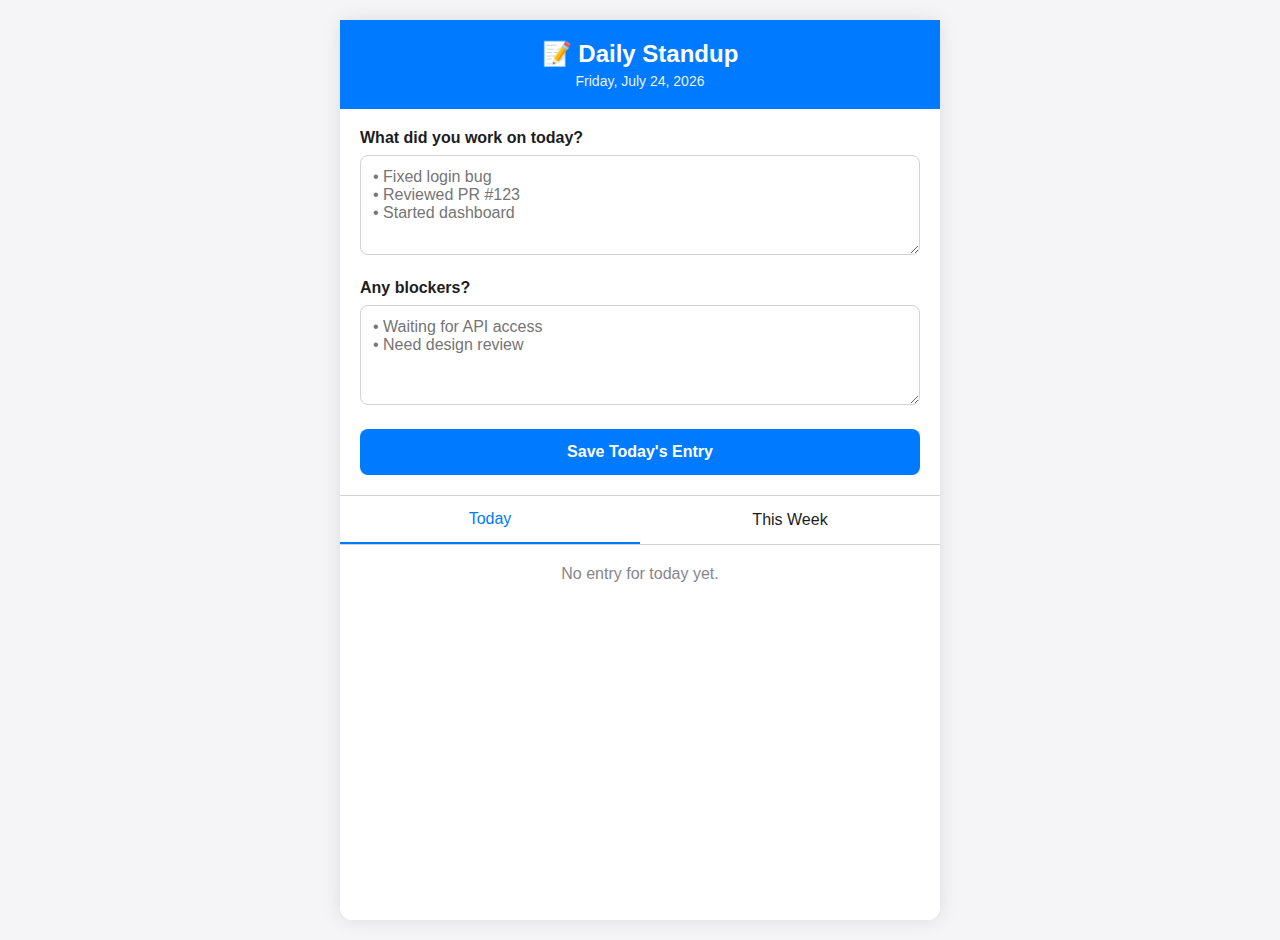
<file: index.html>
<!DOCTYPE html>
<html lang="en">
<head>
    <meta charset="UTF-8">
    <meta name="viewport" content="width=device-width, initial-scale=1.0">
    <title>Daily Standup Logger</title>
    <link rel="stylesheet" href="style.css">
</head>
<body>
    <div class="container">
        <header>
            <h1>📝 Daily Standup</h1>
            <p id="currentDate"></p>
        </header>

        <div class="input-section">
            <label>What did you work on today?</label>
            <textarea id="todayWork" placeholder="• Fixed login bug&#10;• Reviewed PR #123&#10;• Started dashboard"></textarea>

            <label>Any blockers?</label>
            <textarea id="blockers" placeholder="• Waiting for API access&#10;• Need design review"></textarea>

            <button id="saveBtn" onclick="saveEntry()">Save Today's Entry</button>
        </div>

        <div class="tabs">
            <button class="tab active" onclick="showTab('today')">Today</button>
            <button class="tab" onclick="showTab('week')">This Week</button>
        </div>

        <div id="todayView" class="view">
            <!-- Today's entry shows here -->
        </div>

        <div id="weekView" class="view hidden">
            <button onclick="generateWeeklyReport()">📋 Generate Report for Meeting</button>
            <div id="weeklyReport"></div>
        </div>
    </div>

    <script src="script.js"></script>
</body>
</html>
</file>
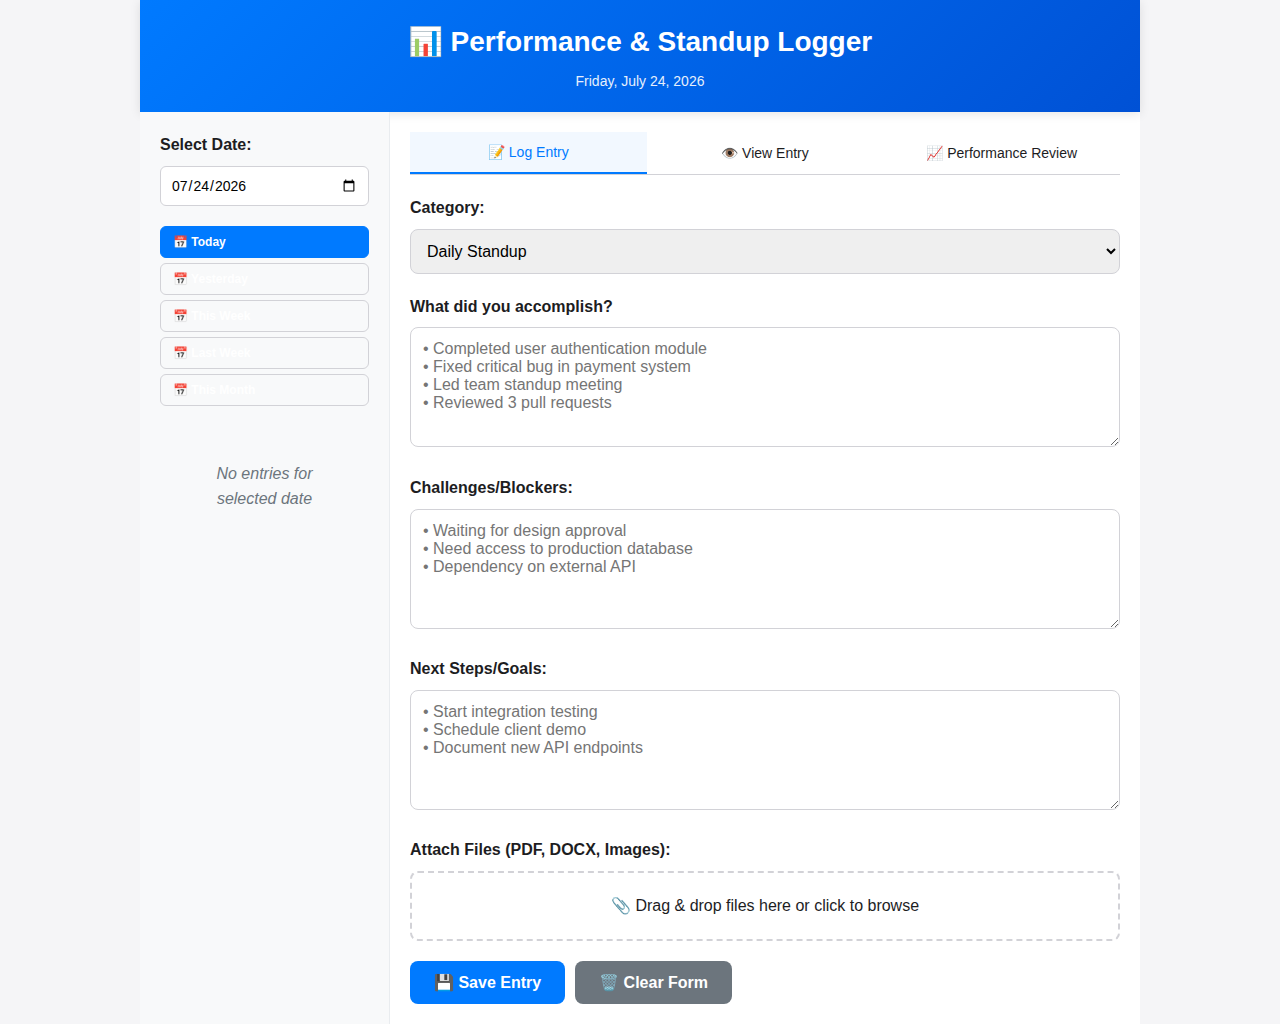
<file: enhanced.html>
<!DOCTYPE html>
<html lang="en">
<head>
    <meta charset="UTF-8">
    <meta name="viewport" content="width=device-width, initial-scale=1.0">
    <title>Performance & Standup Logger</title>
    <style>
        * {
            margin: 0;
            padding: 0;
            box-sizing: border-box;
        }

        body {
            font-family: -apple-system, BlinkMacSystemFont, 'Segoe UI', Roboto, Arial, sans-serif;
            background: #f5f5f7;
            color: #1d1d1f;
            line-height: 1.6;
        }

        .container {
            max-width: 1000px;
            margin: 0 auto;
            min-height: 100vh;
            background: white;
        }

        header {
            background: linear-gradient(135deg, #007AFF, #0051D5);
            color: white;
            padding: 20px;
            text-align: center;
            box-shadow: 0 2px 10px rgba(0,0,0,0.1);
        }

        header h1 {
            font-size: 28px;
            margin-bottom: 5px;
        }

        header p {
            opacity: 0.9;
            font-size: 14px;
        }

        .main-content {
            display: grid;
            grid-template-columns: 250px 1fr;
            min-height: calc(100vh - 100px);
        }

        .sidebar {
            background: #f8f9fa;
            border-right: 1px solid #e9ecef;
            padding: 20px;
        }

        .date-picker {
            margin-bottom: 20px;
        }

        .date-picker input {
            width: 100%;
            padding: 10px;
            border: 1px solid #d2d2d7;
            border-radius: 6px;
            font-size: 14px;
        }

        .quick-dates {
            margin: 15px 0;
        }

        .quick-date-btn {
            display: block;
            width: 100%;
            padding: 8px 12px;
            margin: 5px 0;
            background: transparent;
            border: 1px solid #d2d2d7;
            border-radius: 6px;
            cursor: pointer;
            font-size: 12px;
            text-align: left;
        }

        .quick-date-btn:hover {
            background: #e9ecef;
        }

        .quick-date-btn.active {
            background: #007AFF;
            color: white;
            border-color: #007AFF;
        }

        .entries-list {
            max-height: 400px;
            overflow-y: auto;
        }

        .entry-item {
            padding: 12px;
            border: 1px solid #e9ecef;
            border-radius: 8px;
            margin: 8px 0;
            cursor: pointer;
            font-size: 13px;
            transition: all 0.2s ease;
            background: white;
        }

        .entry-item:hover {
            background: #f8f9fa;
            border-color: #007AFF;
            transform: translateY(-1px);
            box-shadow: 0 2px 8px rgba(0, 122, 255, 0.1);
        }

        .entry-item.active {
            background: #007AFF;
            color: white;
            border-color: #007AFF;
            box-shadow: 0 4px 12px rgba(0, 122, 255, 0.3);
        }

        .entry-item-header {
            font-weight: 600;
            margin-bottom: 4px;
        }

        .entry-item-time {
            font-size: 11px;
            opacity: 0.7;
        }

        .main-panel {
            padding: 20px;
        }

        .tabs {
            display: flex;
            border-bottom: 1px solid #d2d2d7;
            margin-bottom: 20px;
        }

        .tab {
            flex: 1;
            padding: 12px 20px;
            background: transparent;
            color: #1d1d1f;
            border: none;
            border-radius: 0;
            font-weight: 500;
            cursor: pointer;
            font-size: 14px;
        }

        .tab.active {
            color: #007AFF;
            border-bottom: 2px solid #007AFF;
            background: rgba(0, 122, 255, 0.05);
        }

        .view {
            min-height: 500px;
        }

        .hidden {
            display: none;
        }

        .form-group {
            margin-bottom: 20px;
        }

        label {
            display: block;
            font-weight: 600;
            margin-bottom: 8px;
            color: #1d1d1f;
        }

        input, textarea, select {
            width: 100%;
            padding: 12px;
            border: 1px solid #d2d2d7;
            border-radius: 8px;
            font-size: 16px;
            font-family: inherit;
        }

        textarea {
            min-height: 120px;
            resize: vertical;
        }

        input:focus, textarea:focus, select:focus {
            outline: none;
            border-color: #007AFF;
            box-shadow: 0 0 0 3px rgba(0, 122, 255, 0.1);
        }

        .file-upload {
            border: 2px dashed #d2d2d7;
            border-radius: 8px;
            padding: 20px;
            text-align: center;
            cursor: pointer;
            transition: all 0.3s ease;
        }

        .file-upload:hover {
            border-color: #007AFF;
            background: rgba(0, 122, 255, 0.05);
        }

        .file-upload.dragover {
            border-color: #007AFF;
            background: rgba(0, 122, 255, 0.1);
        }

        .uploaded-files {
            margin-top: 10px;
        }

        .file-item {
            display: flex;
            align-items: center;
            justify-content: space-between;
            padding: 8px 12px;
            background: #f8f9fa;
            border-radius: 6px;
            margin: 5px 0;
        }

        .file-item .file-name {
            font-size: 14px;
            color: #495057;
        }

        .file-item .remove-file {
            background: #dc3545;
            color: white;
            border: none;
            border-radius: 4px;
            padding: 4px 8px;
            font-size: 12px;
            cursor: pointer;
        }

        button {
            background: #007AFF;
            color: white;
            border: none;
            padding: 12px 24px;
            border-radius: 8px;
            font-size: 16px;
            font-weight: 600;
            cursor: pointer;
            transition: background 0.2s;
        }

        button:hover {
            background: #0051D5;
        }

        button:active {
            background: #003d99;
        }

        .btn-secondary {
            background: #6c757d;
        }

        .btn-secondary:hover {
            background: #545b62;
        }

        .btn-success {
            background: #28a745;
        }

        .btn-success:hover {
            background: #218838;
        }

        .btn-danger {
            background: #dc3545;
        }

        .btn-danger:hover {
            background: #c82333;
        }

        .btn-warning {
            background: #ffc107;
            color: #212529;
        }

        .btn-warning:hover {
            background: #e0a800;
        }

        .button-group {
            display: flex;
            gap: 10px;
            margin-top: 20px;
        }

        .entry-display {
            background: #f8f9fa;
            padding: 20px;
            border-radius: 8px;
            margin-bottom: 20px;
        }

        .entry-meta {
            display: flex;
            justify-content: space-between;
            align-items: center;
            margin-bottom: 15px;
            padding-bottom: 10px;
            border-bottom: 1px solid #dee2e6;
        }

        .entry-date {
            font-weight: 600;
            color: #007AFF;
            font-size: 18px;
        }

        .entry-category {
            background: #007AFF;
            color: white;
            padding: 4px 8px;
            border-radius: 4px;
            font-size: 12px;
        }

        .entry-content {
            white-space: pre-wrap;
            line-height: 1.6;
            margin-bottom: 15px;
        }

        .performance-summary {
            background: linear-gradient(135deg, #f8f9fa, #e9ecef);
            padding: 20px;
            border-radius: 8px;
            margin-bottom: 20px;
        }

        .summary-stats {
            display: grid;
            grid-template-columns: repeat(auto-fit, minmax(200px, 1fr));
            gap: 15px;
            margin-bottom: 20px;
        }

        .stat-card {
            background: white;
            padding: 15px;
            border-radius: 8px;
            text-align: center;
            box-shadow: 0 2px 4px rgba(0,0,0,0.1);
        }

        .stat-number {
            font-size: 24px;
            font-weight: 700;
            color: #007AFF;
        }

        .stat-label {
            font-size: 12px;
            color: #6c757d;
            margin-top: 5px;
        }

        .export-options {
            display: flex;
            gap: 10px;
            margin-top: 15px;
        }

        .no-entries {
            text-align: center;
            color: #6c757d;
            padding: 40px;
            font-style: italic;
        }

        .notification {
            position: fixed;
            top: 20px;
            right: 20px;
            padding: 15px 20px;
            background: #28a745;
            color: white;
            border-radius: 8px;
            box-shadow: 0 4px 12px rgba(0,0,0,0.15);
            z-index: 1000;
            font-weight: 600;
            transform: translateX(400px);
            transition: transform 0.3s ease;
        }

        .notification.show {
            transform: translateX(0);
        }

        .notification.error {
            background: #dc3545;
        }

        .notification.info {
            background: #007AFF;
        }

        /* Modal Styles */
        .modal {
            display: none;
            position: fixed;
            z-index: 1000;
            left: 0;
            top: 0;
            width: 100%;
            height: 100%;
            background-color: rgba(0,0,0,0.5);
            backdrop-filter: blur(4px);
        }

        .modal-content {
            background-color: white;
            margin: 10% auto;
            padding: 30px;
            border-radius: 12px;
            width: 400px;
            max-width: 90%;
            box-shadow: 0 10px 30px rgba(0,0,0,0.3);
            animation: modalSlideIn 0.3s ease-out;
        }

        @keyframes modalSlideIn {
            from {
                opacity: 0;
                transform: translateY(-50px);
            }
            to {
                opacity: 1;
                transform: translateY(0);
            }
        }

        .modal-header {
            display: flex;
            justify-content: space-between;
            align-items: center;
            margin-bottom: 20px;
            padding-bottom: 15px;
            border-bottom: 2px solid #e9ecef;
        }

        .modal-header h3 {
            color: #007AFF;
            font-size: 20px;
        }

        .close {
            color: #aaa;
            font-size: 28px;
            font-weight: bold;
            cursor: pointer;
            transition: color 0.2s;
        }

        .close:hover {
            color: #007AFF;
        }

        @media (max-width: 768px) {
            .main-content {
                grid-template-columns: 1fr;
            }
            
            .sidebar {
                border-right: none;
                border-bottom: 1px solid #e9ecef;
            }
            
            .summary-stats {
                grid-template-columns: 1fr 1fr;
            }

            .modal-content {
                margin: 20% auto;
                width: 95%;
            }
        }
    </style>
</head>
<body>
    <div class="container">
        <header>
            <h1>📊 Performance & Standup Logger</h1>
            <p id="currentDate"></p>
        </header>

        <div class="main-content">
            <div class="sidebar">
                <div class="date-picker">
                    <label for="entryDate">Select Date:</label>
                    <input type="date" id="entryDate">
                </div>
                
                <div class="quick-dates">
                    <button class="quick-date-btn active" onclick="setQuickDate('today')">📅 Today</button>
                    <button class="quick-date-btn" onclick="setQuickDate('yesterday')">📅 Yesterday</button>
                    <button class="quick-date-btn" onclick="setQuickDate('thisWeek')">📅 This Week</button>
                    <button class="quick-date-btn" onclick="setQuickDate('lastWeek')">📅 Last Week</button>
                    <button class="quick-date-btn" onclick="setQuickDate('thisMonth')">📅 This Month</button>
                </div>

                <div class="entries-list" id="entriesList">
                    <!-- Entries will be populated here -->
                </div>
            </div>

            <div class="main-panel">
                <div class="tabs">
                    <button class="tab active" onclick="showTab('entry')">📝 Log Entry</button>
                    <button class="tab" onclick="showTab('view')">👁️ View Entry</button>
                    <button class="tab" onclick="showTab('performance')">📈 Performance Review</button>
                </div>

                <div id="entryView" class="view">
                    <form id="entryForm">
                        <div class="form-group">
                            <label for="category">Category:</label>
                            <select id="category" required>
                                <option value="standup">Daily Standup</option>
                                <option value="achievement">Achievement</option>
                                <option value="project">Project Work</option>
                                <option value="meeting">Meeting Notes</option>
                                <option value="learning">Learning & Development</option>
                                <option value="other">Other</option>
                            </select>
                        </div>

                        <div class="form-group">
                            <label for="todayWork">What did you accomplish?</label>
                            <textarea id="todayWork" placeholder="• Completed user authentication module&#10;• Fixed critical bug in payment system&#10;• Led team standup meeting&#10;• Reviewed 3 pull requests" required></textarea>
                        </div>

                        <div class="form-group">
                            <label for="blockers">Challenges/Blockers:</label>
                            <textarea id="blockers" placeholder="• Waiting for design approval&#10;• Need access to production database&#10;• Dependency on external API"></textarea>
                        </div>

                        <div class="form-group">
                            <label for="nextSteps">Next Steps/Goals:</label>
                            <textarea id="nextSteps" placeholder="• Start integration testing&#10;• Schedule client demo&#10;• Document new API endpoints"></textarea>
                        </div>

                        <div class="form-group">
                            <label>Attach Files (PDF, DOCX, Images):</label>
                            <div class="file-upload" id="fileUpload">
                                <p>📎 Drag & drop files here or click to browse</p>
                                <input type="file" id="fileInput" multiple accept=".pdf,.docx,.doc,.png,.jpg,.jpeg,.gif" style="display: none;">
                            </div>
                            <div class="uploaded-files" id="uploadedFiles"></div>
                        </div>

                        <div class="button-group">
                            <button type="submit" id="saveBtn">💾 Save Entry</button>
                            <button type="button" class="btn-secondary" onclick="clearForm()">🗑️ Clear Form</button>
                        </div>
                    </form>
                </div>

                <div id="viewEntryView" class="view hidden">
                    <div id="entryDisplay" class="no-entries">
                        <div style="text-align: center; padding: 40px;">
                            <div style="font-size: 48px; margin-bottom: 15px;">📝</div>
                            <h3 style="margin-bottom: 10px; color: #6c757d;">No Entry Selected</h3>
                            <p style="color: #6c757d;">Select a date from the sidebar or create a new entry to get started</p>
                        </div>
                    </div>
                    <div class="button-group" id="viewActions" style="display: none;">
                        <button onclick="editCurrentEntry()" class="btn-secondary">✏️ Edit This Entry</button>
                        <button onclick="openDateEditor()" class="btn-warning">📅 Change Date</button>
                        <button onclick="deleteCurrentEntry()" class="btn-danger">🗑️ Delete Entry</button>
                        <button onclick="createNewEntry()" style="background: #28a745;">➕ Create New Entry</button>
                    </div>
                </div>

                <div id="performanceView" class="view hidden">
                    <div class="performance-summary">
                        <h3>📊 Performance Summary</h3>
                        <div class="summary-stats" id="summaryStats">
                            <!-- Stats will be populated here -->
                        </div>
                        
                        <div class="form-group">
                            <label for="reportPeriod">Report Period:</label>
                            <select id="reportPeriod" onchange="updatePerformanceSummary()">
                                <option value="all">All Entries</option>
                                <option value="thisWeek">This Week</option>
                                <option value="thisMonth">This Month</option>
                                <option value="thisQuarter">This Quarter</option>
                                <option value="thisYear">This Year</option>
                                <option value="custom">Custom Range</option>
                            </select>
                        </div>

                        <div class="export-options">
                            <button onclick="exportReport('text')" class="btn-success">📄 Export as Text</button>
                            <button onclick="exportReport('json')" class="btn-secondary">💾 Export as JSON</button>
                            <button onclick="copyToClipboard()" class="btn-secondary">📋 Copy to Clipboard</button>
                            <button onclick="importData()" style="background: #fd7e14;">📥 Import Data</button>
                            <button onclick="fixJuly10Entries()" style="background: #dc3545;">🔧 Fix July 10 Entries</button>
                            <input type="file" id="importFile" accept=".json" style="display: none;" onchange="handleImport(event)">
                        </div>
                        
                        <div id="backupStatus" style="margin-top: 15px; padding: 10px; background: #f8f9fa; border-radius: 6px; font-size: 12px; color: #6c757d;">
                            <!-- Backup status will be shown here -->
                        </div>
                    </div>

                    <div id="performanceEntries">
                        <!-- Performance entries will be displayed here -->
                    </div>
                </div>
            </div>
        </div>
    </div>

    <!-- Date Editor Modal -->
    <div id="dateEditorModal" class="modal">
        <div class="modal-content">
            <div class="modal-header">
                <h3>📅 Change Entry Date</h3>
                <span class="close" onclick="closeDateEditor()">&times;</span>
            </div>
            <div class="form-group">
                <label for="currentEntryDate">Current Date:</label>
                <input type="text" id="currentEntryDate" readonly style="background: #f8f9fa; color: #6c757d;">
            </div>
            <div class="form-group">
                <label for="newEntryDate">New Date:</label>
                <input type="date" id="newEntryDate" required>
            </div>
            <div style="background: #fff3cd; border: 1px solid #ffeaa7; border-radius: 6px; padding: 12px; margin: 15px 0; font-size: 14px;">
                <strong>⚠️ Note:</strong> This will move the entry to the selected date. If an entry already exists for that date, they will be merged.
            </div>
            <div class="button-group">
                <button onclick="changeEntryDate()" class="btn-success">✅ Change Date</button>
                <button onclick="closeDateEditor()" class="btn-secondary">❌ Cancel</button>
            </div>
        </div>
    </div>

    <script>
        // Initialize app
        let currentEditingEntry = null;
        let uploadedFiles = [];
        let selectedEntryId = null;

        // Notification system
        function showNotification(message, type = 'success') {
            const notification = document.createElement('div');
            notification.className = `notification ${type}`;
            notification.textContent = message;
            document.body.appendChild(notification);
            
            setTimeout(() => notification.classList.add('show'), 100);
            setTimeout(() => {
                notification.classList.remove('show');
                setTimeout(() => document.body.removeChild(notification), 300);
            }, 3000);
        }

        // Set current date
        document.getElementById('currentDate').textContent = new Date().toLocaleDateString('en-US', { 
            weekday: 'long', 
            year: 'numeric', 
            month: 'long', 
            day: 'numeric' 
        });

        // Set today's date as default
        document.getElementById('entryDate').valueAsDate = new Date();

        // File upload handling
        const fileUpload = document.getElementById('fileUpload');
        const fileInput = document.getElementById('fileInput');

        fileUpload.addEventListener('click', () => fileInput.click());
        fileUpload.addEventListener('dragover', (e) => {
            e.preventDefault();
            fileUpload.classList.add('dragover');
        });

        fileUpload.addEventListener('dragleave', () => {
            fileUpload.classList.remove('dragover');
        });

        fileUpload.addEventListener('drop', (e) => {
            e.preventDefault();
            fileUpload.classList.remove('dragover');
            handleFiles(e.dataTransfer.files);
        });

        fileInput.addEventListener('change', (e) => {
            handleFiles(e.target.files);
        });

        function handleFiles(files) {
            Array.from(files).forEach(file => {
                if (file.size > 10 * 1024 * 1024) { // 10MB limit
                    alert(`File ${file.name} is too large. Maximum size is 10MB.`);
                    return;
                }

                const reader = new FileReader();
                reader.onload = (e) => {
                    const fileData = {
                        name: file.name,
                        type: file.type,
                        size: file.size,
                        data: e.target.result,
                        uploadDate: new Date().toISOString()
                    };
                    uploadedFiles.push(fileData);
                    displayUploadedFiles();
                };
                reader.readAsDataURL(file);
            });
        }

        function displayUploadedFiles() {
            const container = document.getElementById('uploadedFiles');
            container.innerHTML = uploadedFiles.map((file, index) => `
                <div class="file-item">
                    <span class="file-name">📎 ${file.name} (${(file.size / 1024).toFixed(1)} KB)</span>
                    <button type="button" class="remove-file" onclick="removeFile(${index})">Remove</button>
                </div>
            `).join('');
        }

        function removeFile(index) {
            uploadedFiles.splice(index, 1);
            displayUploadedFiles();
        }

        // Form handling
        document.getElementById('entryForm').addEventListener('submit', (e) => {
            e.preventDefault();
            saveEntry();
        });

        function saveEntry() {
            const entryDate = document.getElementById('entryDate').value;
            const category = document.getElementById('category').value;
            const todayWork = document.getElementById('todayWork').value;
            const blockers = document.getElementById('blockers').value;
            const nextSteps = document.getElementById('nextSteps').value;

            if (!todayWork.trim()) {
                alert('Please enter what you accomplished!');
                return;
            }

            const entry = {
                id: currentEditingEntry || Date.now().toString(),
                date: entryDate,
                category: category,
                work: todayWork,
                blockers: blockers,
                nextSteps: nextSteps,
                files: [...uploadedFiles],
                createdAt: currentEditingEntry ? getEntryById(currentEditingEntry).createdAt : new Date().toISOString(),
                updatedAt: new Date().toISOString()
            };

            // Save to storage
            const allEntries = getAllEntries();
            const existingIndex = allEntries.findIndex(e => e.id === entry.id);
            
            if (existingIndex !== -1) {
                allEntries[existingIndex] = entry;
            } else {
                allEntries.push(entry);
            }

            saveAllEntries(allEntries);

            // Show success notification
            showNotification(currentEditingEntry ? 'Entry updated successfully!' : 'Entry saved successfully!');

            // Clear form and reset
            clearForm();
            currentEditingEntry = null;
            
            // Update sidebar to show the new entry
            updateEntriesList();
            
            // Automatically switch to view tab and show the entry
            showTab('view');
        }

        function clearForm() {
            document.getElementById('entryForm').reset();
            document.getElementById('entryDate').valueAsDate = new Date();
            uploadedFiles = [];
            displayUploadedFiles();
            document.getElementById('saveBtn').textContent = '💾 Save Entry';
        }

        // Storage functions
        function getAllEntries() {
            const stored = JSON.parse(localStorage.getItem('performanceEntries') || '[]');
            return stored.sort((a, b) => new Date(b.date) - new Date(a.date));
        }

        function saveAllEntries(entries) {
            localStorage.setItem('performanceEntries', JSON.stringify(entries));
        }

        function getEntryById(id) {
            return getAllEntries().find(e => e.id === id);
        }

        function getEntriesByDateRange(startDate, endDate) {
            const entries = getAllEntries();
            return entries.filter(entry => {
                const entryDate = new Date(entry.date);
                return entryDate >= startDate && entryDate <= endDate;
            });
        }

        // Tab switching
        function showTab(tab) {
            // Update active tab
            document.querySelectorAll('.tab').forEach(t => t.classList.remove('active'));
            
            if (tab === 'entry') {
                document.querySelector('.tab[onclick="showTab(\'entry\')"]').classList.add('active');
                document.getElementById('entryView').classList.remove('hidden');
                document.getElementById('viewEntryView').classList.add('hidden');
                document.getElementById('performanceView').classList.add('hidden');
            } else if (tab === 'view') {
                document.querySelector('.tab[onclick="showTab(\'view\')"]').classList.add('active');
                document.getElementById('entryView').classList.add('hidden');
                document.getElementById('viewEntryView').classList.remove('hidden');
                document.getElementById('performanceView').classList.add('hidden');
                updateEntriesList();
            } else if (tab === 'performance') {
                document.querySelector('.tab[onclick="showTab(\'performance\')"]').classList.add('active');
                document.getElementById('entryView').classList.add('hidden');
                document.getElementById('viewEntryView').classList.add('hidden');
                document.getElementById('performanceView').classList.remove('hidden');
                updatePerformanceSummary();
            }
        }

        // Quick date functions
        function setQuickDate(period) {
            // Update active button
            document.querySelectorAll('.quick-date-btn').forEach(btn => btn.classList.remove('active'));
            event.target.classList.add('active');

            const today = new Date();
            let startDate, endDate;

            switch(period) {
                case 'today':
                    document.getElementById('entryDate').valueAsDate = today;
                    updateEntriesList();
                    return;
                case 'yesterday':
                    const yesterday = new Date(today);
                    yesterday.setDate(yesterday.getDate() - 1);
                    document.getElementById('entryDate').valueAsDate = yesterday;
                    updateEntriesList();
                    return;
                case 'thisWeek':
                    startDate = new Date(today);
                    startDate.setDate(today.getDate() - today.getDay());
                    endDate = new Date(startDate);
                    endDate.setDate(startDate.getDate() + 6);
                    break;
                case 'lastWeek':
                    startDate = new Date(today);
                    startDate.setDate(today.getDate() - today.getDay() - 7);
                    endDate = new Date(startDate);
                    endDate.setDate(startDate.getDate() + 6);
                    break;
                case 'thisMonth':
                    startDate = new Date(today.getFullYear(), today.getMonth(), 1);
                    endDate = new Date(today.getFullYear(), today.getMonth() + 1, 0);
                    break;
            }

            displayEntriesForRange(startDate, endDate);
        }

        // Entries list management
        function updateEntriesList() {
            const selectedDate = document.getElementById('entryDate').value;
            const entries = getAllEntries();
            const dateEntries = entries.filter(entry => entry.date === selectedDate);
            
            const container = document.getElementById('entriesList');
            
            if (dateEntries.length === 0) {
                container.innerHTML = '<div class="no-entries">No entries for selected date</div>';
                document.getElementById('entryDisplay').innerHTML = `
                    <div style="text-align: center; padding: 40px;">
                        <div style="font-size: 48px; margin-bottom: 15px;">📝</div>
                        <h3 style="margin-bottom: 10px; color: #6c757d;">No Entry Found</h3>
                        <p style="color: #6c757d;">No entry found for this date</p>
                    </div>
                `;
                document.getElementById('viewActions').style.display = 'none';
                return;
            }

            container.innerHTML = dateEntries.map(entry => `
                <div class="entry-item" onclick="selectEntry('${entry.id}')">
                    <div class="entry-item-header">${getCategoryIcon(entry.category)} ${entry.category}</div>
                    <div class="entry-item-time">${new Date(entry.updatedAt).toLocaleTimeString([], {hour: '2-digit', minute:'2-digit'})}</div>
                    <div style="font-size: 11px; margin-top: 4px; opacity: 0.8;">
                        ${entry.work.substring(0, 50)}${entry.work.length > 50 ? '...' : ''}
                    </div>
                </div>
            `).join('');

            // Auto-select first entry
            if (dateEntries.length > 0) {
                selectEntry(dateEntries[0].id);
            }
        }

        function displayEntriesForRange(startDate, endDate) {
            const entries = getEntriesByDateRange(startDate, endDate);
            const container = document.getElementById('entriesList');
            
            if (entries.length === 0) {
                container.innerHTML = '<div class="no-entries">No entries for this period</div>';
                return;
            }

            const groupedEntries = groupEntriesByDate(entries);
            container.innerHTML = Object.keys(groupedEntries).map(date => `
                <div style="font-weight: 600; margin: 15px 0 8px 0; color: #007AFF; border-bottom: 1px solid #e9ecef; padding-bottom: 5px;">
                    📅 ${new Date(date).toLocaleDateString('en-US', { weekday: 'short', month: 'short', day: 'numeric' })}
                </div>
                ${groupedEntries[date].map(entry => `
                    <div class="entry-item" onclick="selectEntry('${entry.id}')">
                        <div class="entry-item-header">${getCategoryIcon(entry.category)} ${entry.category}</div>
                        <div class="entry-item-time">${new Date(entry.updatedAt).toLocaleTimeString([], {hour: '2-digit', minute:'2-digit'})}</div>
                        <div style="font-size: 11px; margin-top: 4px; opacity: 0.8;">
                            ${entry.work.substring(0, 50)}${entry.work.length > 50 ? '...' : ''}
                        </div>
                    </div>
                `).join('')}
            `).join('');
        }

        function groupEntriesByDate(entries) {
            return entries.reduce((groups, entry) => {
                const date = entry.date;
                if (!groups[date]) {
                    groups[date] = [];
                }
                groups[date].push(entry);
                return groups;
            }, {});
        }

        function selectEntry(entryId) {
            selectedEntryId = entryId;
            
            // Update active entry in list
            document.querySelectorAll('.entry-item').forEach(item => item.classList.remove('active'));
            const targetItem = document.querySelector(`[onclick="selectEntry('${entryId}')"]`);
            if (targetItem) {
                targetItem.classList.add('active');
            }

            const entry = getEntryById(entryId);
            if (entry) {
                displayEntry(entry);
                document.getElementById('viewActions').style.display = 'flex';
            }
        }

        function displayEntry(entry) {
            const filesHtml = entry.files && entry.files.length > 0 ? `
                <div style="margin-top: 15px;">
                    <strong>📎 Attached Files:</strong><br>
                    ${entry.files.map(file => `
                        <div style="margin: 5px 0; padding: 8px; background: white; border-radius: 4px; border: 1px solid #dee2e6;">
                            <a href="${file.data}" download="${file.name}" style="color: #007AFF; text-decoration: none;">
                                📄 ${file.name} (${(file.size / 1024).toFixed(1)} KB)
                            </a>
                        </div>
                    `).join('')}
                </div>
            ` : '';

            document.getElementById('entryDisplay').innerHTML = `
                <div class="entry-display">
                    <div class="entry-meta">
                        <div class="entry-date">${new Date(entry.date).toLocaleDateString('en-US', { 
                            weekday: 'long', 
                            year: 'numeric', 
                            month: 'long', 
                            day: 'numeric' 
                        })}</div>
                        <div class="entry-category">${getCategoryIcon(entry.category)} ${entry.category}</div>
                    </div>
                    
                    <div class="entry-content">
                        <strong>🎯 Accomplishments:</strong><br>
                        ${entry.work}
                        
                        ${entry.blockers ? `<br><br><strong>🚫 Challenges/Blockers:</strong><br>${entry.blockers}` : ''}
                        
                        ${entry.nextSteps ? `<br><br><strong>📋 Next Steps:</strong><br>${entry.nextSteps}` : ''}
                        
                        ${filesHtml}
                    </div>
                    
                    <div style="font-size: 12px; color: #6c757d; margin-top: 15px; padding-top: 10px; border-top: 1px solid #dee2e6;">
                        Created: ${new Date(entry.createdAt).toLocaleString()}<br>
                        Last updated: ${new Date(entry.updatedAt).toLocaleString()}
                    </div>
                </div>
            `;
        }

        function getCategoryIcon(category) {
            const icons = {
                'standup': '📝',
                'achievement': '🏆',
                'project': '💼',
                'meeting': '🤝',
                'learning': '📚',
                'other': '📌'
            };
            return icons[category] || '📌';
        }

        // Edit and delete functions
        function createNewEntry() {
            showTab('entry');
            clearForm();
        }

        function editCurrentEntry() {
            if (!selectedEntryId) {
                showNotification('Please select an entry to edit', 'error');
                return;
            }

            const entry = getEntryById(selectedEntryId);
            if (!entry) {
                showNotification('Entry not found', 'error');
                return;
            }

            // Populate form with entry data
            document.getElementById('entryDate').value = entry.date;
            document.getElementById('category').value = entry.category;
            document.getElementById('todayWork').value = entry.work;
            document.getElementById('blockers').value = entry.blockers || '';
            document.getElementById('nextSteps').value = entry.nextSteps || '';
            
            // Set uploaded files
            uploadedFiles = [...(entry.files || [])];
            displayUploadedFiles();
            
            // Set editing mode
            currentEditingEntry = selectedEntryId;
            document.getElementById('saveBtn').textContent = '💾 Update Entry';
            
            // Switch to entry tab
            showTab('entry');
        }

        function deleteCurrentEntry() {
            if (!selectedEntryId) {
                showNotification('Please select an entry to delete', 'error');
                return;
            }
            
            if (confirm('Are you sure you want to delete this entry? This action cannot be undone.')) {
                const allEntries = getAllEntries();
                const updatedEntries = allEntries.filter(e => e.id !== selectedEntryId);
                saveAllEntries(updatedEntries);
                
                showNotification('Entry deleted successfully', 'info');
                selectedEntryId = null;
                updateEntriesList();
            }
        }

        // Date Editor Functions
        function openDateEditor() {
            if (!selectedEntryId) {
                showNotification('Please select an entry to change date', 'error');
                return;
            }

            const entry = getEntryById(selectedEntryId);
            if (!entry) {
                showNotification('Entry not found', 'error');
                return;
            }

            // Populate modal
            document.getElementById('currentEntryDate').value = new Date(entry.date).toLocaleDateString('en-US', { 
                weekday: 'long', 
                year: 'numeric', 
                month: 'long', 
                day: 'numeric' 
            });
            document.getElementById('newEntryDate').value = entry.date;
            
            // Show modal
            document.getElementById('dateEditorModal').style.display = 'block';
        }

        function closeDateEditor() {
            document.getElementById('dateEditorModal').style.display = 'none';
        }

        function changeEntryDate() {
            const newDate = document.getElementById('newEntryDate').value;
            
            if (!newDate) {
                alert('Please select a new date');
                return;
            }

            if (!selectedEntryId) {
                showNotification('No entry selected', 'error');
                return;
            }

            const allEntries = getAllEntries();
            const entryIndex = allEntries.findIndex(e => e.id === selectedEntryId);
            
            if (entryIndex === -1) {
                showNotification('Entry not found', 'error');
                return;
            }

            const oldDate = allEntries[entryIndex].date;

            // Update the entry's date
            allEntries[entryIndex].date = newDate;
            allEntries[entryIndex].updatedAt = new Date().toISOString();
            
            saveAllEntries(allEntries);
            
            showNotification(`Entry moved from ${oldDate} to ${newDate}!`);
            closeDateEditor();
            
            // Clear current selection
            selectedEntryId = null;
            
            // Update the date picker to show the new date and refresh the view
            document.getElementById('entryDate').value = newDate;
            updateEntriesList();
            
            // Auto-select the moved entry if it exists on the new date
            setTimeout(() => {
                const movedEntry = getEntryById(allEntries[entryIndex].id);
                if (movedEntry) {
                    selectEntry(movedEntry.id);
                }
            }, 100);
        }

        // Performance review functions
        function updatePerformanceSummary() {
            const period = document.getElementById('reportPeriod').value;
            const allEntries = getAllEntries();
            
            // Filter entries based on period
            let filteredEntries = allEntries;
            const today = new Date();
            
            switch(period) {
                case 'thisWeek':
                    const startOfWeek = new Date(today);
                    startOfWeek.setDate(today.getDate() - today.getDay());
                    filteredEntries = allEntries.filter(e => new Date(e.date) >= startOfWeek);
                    break;
                case 'thisMonth':
                    const startOfMonth = new Date(today.getFullYear(), today.getMonth(), 1);
                    filteredEntries = allEntries.filter(e => new Date(e.date) >= startOfMonth);
                    break;
                case 'thisQuarter':
                    const quarter = Math.floor(today.getMonth() / 3);
                    const startOfQuarter = new Date(today.getFullYear(), quarter * 3, 1);
                    filteredEntries = allEntries.filter(e => new Date(e.date) >= startOfQuarter);
                    break;
                case 'thisYear':
                    const startOfYear = new Date(today.getFullYear(), 0, 1);
                    filteredEntries = allEntries.filter(e => new Date(e.date) >= startOfYear);
                    break;
            }
            
            // Update stats
            document.getElementById('summaryStats').innerHTML = `
                <div class="stat-card">
                    <div class="stat-number">${filteredEntries.length}</div>
                    <div class="stat-label">Total Entries</div>
                </div>
                <div class="stat-card">
                    <div class="stat-number">${filteredEntries.filter(e => e.category === 'achievement').length}</div>
                    <div class="stat-label">Achievements</div>
                </div>
                <div class="stat-card">
                    <div class="stat-number">${filteredEntries.filter(e => e.category === 'project').length}</div>
                    <div class="stat-label">Projects</div>
                </div>
                <div class="stat-card">
                    <div class="stat-number">${filteredEntries.reduce((sum, e) => sum + (e.files ? e.files.length : 0), 0)}</div>
                    <div class="stat-label">Files Attached</div>
                </div>
            `;
            
            // Display recent entries
            displayPerformanceEntries(filteredEntries);
        }
        
        function displayPerformanceEntries(entries) {
            const container = document.getElementById('performanceEntries');
            
            if (entries.length === 0) {
                container.innerHTML = '<div class="no-entries">No entries found for the selected period</div>';
                return;
            }
            
            const entriesHtml = entries.slice(0, 10).map(entry => `
                <div class="entry-display">
                    <div class="entry-meta">
                        <div class="entry-date">${new Date(entry.date).toLocaleDateString('en-US', { 
                            weekday: 'short', 
                            month: 'short', 
                            day: 'numeric' 
                        })}</div>
                        <div class="entry-category">${getCategoryIcon(entry.category)} ${entry.category}</div>
                    </div>
                    <div class="entry-content">
                        <strong>🎯 Accomplishments:</strong><br>
                        ${entry.work.length > 200 ? entry.work.substring(0, 200) + '...' : entry.work}
                        ${entry.blockers ? `<br><br><strong>🚫 Blockers:</strong><br>${entry.blockers.length > 100 ? entry.blockers.substring(0, 100) + '...' : entry.blockers}` : ''}
                    </div>
                </div>
            `).join('');
            
            container.innerHTML = `
                <h4 style="margin-bottom: 15px;">Recent Entries (${entries.length} total)</h4>
                ${entriesHtml}
                ${entries.length > 10 ? `<p style="text-align: center; color: #6c757d; margin-top: 15px;">Showing 10 of ${entries.length} entries</p>` : ''}
            `;
        }

        // Export/Import functions
        function exportReport(format) {
            const entries = getAllEntries();
            if (entries.length === 0) {
                alert('No entries to export!');
                return;
            }
            
            if (format === 'json') {
                const dataStr = JSON.stringify(entries, null, 2);
                downloadFile(dataStr, 'standup-entries.json', 'application/json');
            } else {
                const reportText = generateTextReport(entries);
                downloadFile(reportText, 'standup-report.txt', 'text/plain');
            }
        }

        function generateTextReport(entries) {
            let report = `STANDUP REPORT\nGenerated: ${new Date().toLocaleString()}\n\n`;
            
            entries.forEach(entry => {
                report += `${new Date(entry.date).toLocaleDateString()} - ${entry.category}\n`;
                report += `${entry.work}\n`;
                if (entry.blockers) {
                    report += `Blockers: ${entry.blockers}\n`;
                }
                report += `\n`;
            });
            
            return report;
        }

        function copyToClipboard() {
            const entries = getAllEntries();
            if (entries.length === 0) {
                alert('No entries to copy!');
                return;
            }
            
            const reportText = generateTextReport(entries);
            navigator.clipboard.writeText(reportText).then(() => {
                alert('Report copied to clipboard!');
            });
        }

        function importData() {
            document.getElementById('importFile').click();
        }

        function handleImport(event) {
            const file = event.target.files[0];
            if (!file) return;

            const reader = new FileReader();
            reader.onload = function(e) {
                try {
                    const importedData = JSON.parse(e.target.result);
                    
                    if (!Array.isArray(importedData)) {
                        showNotification('Invalid file format', 'error');
                        return;
                    }

                    const validEntries = importedData.filter(entry => 
                        entry.id && entry.date && entry.work
                    );

                    if (validEntries.length === 0) {
                        showNotification('No valid entries found in file', 'error');
                        return;
                    }

                    const existingEntries = getAllEntries();
                    const allEntries = [...existingEntries, ...validEntries];

                    // Remove duplicates based on ID
                    const uniqueEntries = allEntries.filter((entry, index, self) => 
                        index === self.findIndex(e => e.id === entry.id)
                    );

                    saveAllEntries(uniqueEntries);
                    updateEntriesList();
                    updatePerformanceSummary();

                    showNotification(`Successfully imported ${validEntries.length} entries!`);

                } catch (error) {
                    showNotification('Error reading file. Please check the format.', 'error');
                }
            };
            reader.readAsText(file);
            
            event.target.value = '';
        }

        // Quick fix function for July 10 entries
        function fixJuly10Entries() {
            const allEntries = getAllEntries();
            const july10Entries = allEntries.filter(e => e.date === '2025-07-10');
            
            if (july10Entries.length === 0) {
                showNotification('No July 10 entries found to fix', 'info');
                return;
            }
            
            if (confirm(`Found ${july10Entries.length} entries on July 10, 2025. Move them to July 11, 2025 (today)?`)) {
                const updatedEntries = allEntries.map(entry => {
                    if (entry.date === '2025-07-10') {
                        return {
                            ...entry,
                            date: '2025-07-11',
                            updatedAt: new Date().toISOString()
                        };
                    }
                    return entry;
                });
                
                saveAllEntries(updatedEntries);
                showNotification(`Successfully moved ${july10Entries.length} entries to July 11!`);
                
                // Refresh the current view
                updatePerformanceSummary();
                if (document.getElementById('viewEntryView').classList.contains('hidden') === false) {
                    updateEntriesList();
                }
            }
        }

        function downloadFile(content, filename, contentType) {
            const blob = new Blob([content], { type: contentType });
            const url = URL.createObjectURL(blob);
            const link = document.createElement('a');
            link.href = url;
            link.download = filename;
            document.body.appendChild(link);
            link.click();
            document.body.removeChild(link);
            URL.revokeObjectURL(url);
        }

        // Close modal when clicking outside
        window.onclick = function(event) {
            const modal = document.getElementById('dateEditorModal');
            if (event.target === modal) {
                closeDateEditor();
            }
        }

        // Initialize
        document.getElementById('entryDate').addEventListener('change', updateEntriesList);
        updateEntriesList();
        updatePerformanceSummary();
    </script>
</body>
</html>
</file>
<file: style.css>
* {
    margin: 0;
    padding: 0;
    box-sizing: border-box;
}

body {
    font-family: -apple-system, BlinkMacSystemFont, 'Segoe UI', Roboto, Arial, sans-serif;
    background: #f5f5f7;
    color: #1d1d1f;
}

.container {
    max-width: 600px;
    margin: 0 auto;
    min-height: 100vh;
    background: white;
}

header {
    background: #007AFF;
    color: white;
    padding: 20px;
    text-align: center;
}

header h1 {
    font-size: 24px;
    margin-bottom: 5px;
}

header p {
    opacity: 0.9;
    font-size: 14px;
}

.input-section {
    padding: 20px;
}

label {
    display: block;
    font-weight: 600;
    margin-bottom: 8px;
    color: #1d1d1f;
}

textarea {
    width: 100%;
    min-height: 100px;
    padding: 12px;
    border: 1px solid #d2d2d7;
    border-radius: 8px;
    font-size: 16px;
    font-family: inherit;
    resize: vertical;
    margin-bottom: 20px;
}

textarea:focus {
    outline: none;
    border-color: #007AFF;
}

button {
    background: #007AFF;
    color: white;
    border: none;
    padding: 14px 28px;
    border-radius: 8px;
    font-size: 16px;
    font-weight: 600;
    cursor: pointer;
    width: 100%;
    transition: background 0.2s;
}

button:active {
    background: #0051D5;
}

.tabs {
    display: flex;
    border-top: 1px solid #d2d2d7;
    border-bottom: 1px solid #d2d2d7;
}

.tab {
    flex: 1;
    padding: 14px;
    background: transparent;
    color: #1d1d1f;
    border-radius: 0;
    font-weight: 500;
}

.tab.active {
    color: #007AFF;
    border-bottom: 2px solid #007AFF;
}

.view {
    padding: 20px;
    min-height: 200px;
}

.hidden {
    display: none;
}

.entry-card {
    background: #f5f5f7;
    padding: 16px;
    border-radius: 8px;
    margin-bottom: 12px;
}

.entry-date {
    font-weight: 600;
    color: #007AFF;
    margin-bottom: 8px;
}

.entry-content {
    white-space: pre-wrap;
    line-height: 1.5;
}

/* Mobile-first: Looks great on phones by default */
@media (max-width: 600px) {
    .container {
        border-radius: 0;
    }
}

/* Larger screens */
@media (min-width: 601px) {
    .container {
        margin: 20px auto;
        border-radius: 12px;
        box-shadow: 0 0 20px rgba(0,0,0,0.1);
    }
}
</file>
